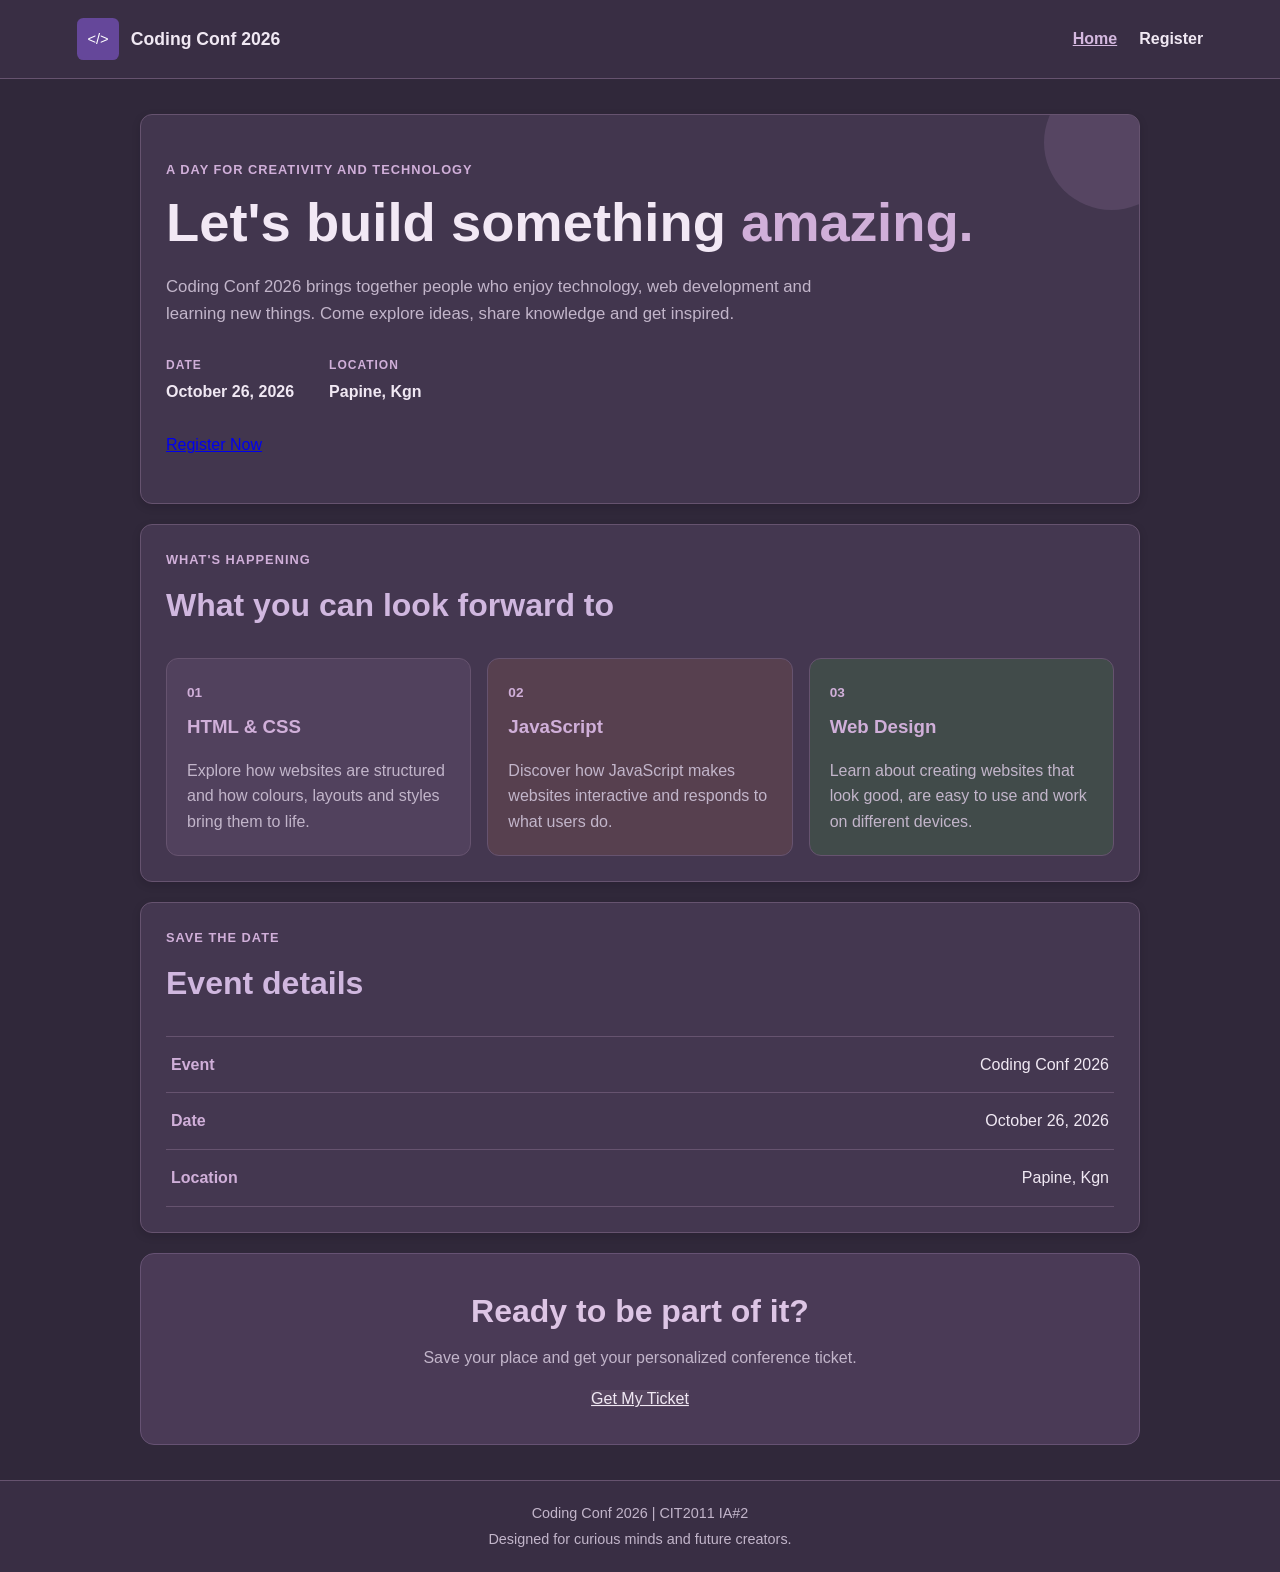
<file: index.html>
﻿<!DOCTYPE html>
<html lang="en">

<head>
    <meta charset="UTF-8">
    <meta name="viewport" content="width=device-width, initial-scale=1.0">
    <meta name="description" content="Join Coding Conf 2026 for a day of coding, creativity and technology.">
    <title>Coding Conf 2026 | Home</title>
    <link rel="stylesheet" href="css/style.css">
</head>

<body>

    <!-- Website header -->
    <header class="site-header">
        <a class="brand" href="index.html">
            <img src="assets/logo.svg" alt="Logo">
            <span>Coding Conf 2026</span>
        </a>

        <nav aria-label="Main navigation">
            <a href="index.html" aria-current="page">Home</a>
            <a href="login.html">Register</a>
        </nav>
    </header>

    <!-- Main page content -->
    <main>

        <!-- Welcome section -->
        <section class="hero panel">
            <p class="eyebrow">A day for creativity and technology</p>

            <h1>Let's build something <span>amazing.</span></h1>

            <p class="hero-description">
                Coding Conf 2026 brings together people who enjoy technology,
                web development and learning new things. Come explore ideas,
                share knowledge and get inspired.
            </p>

            <div class="event-info">
                <div>
                    <span class="info-label">DATE</span>
                    <strong>October 26, 2026</strong>
                </div>

                <div>
                    <span class="info-label">LOCATION</span>
                    <strong>Papine, Kgn</strong>
                </div>
            </div>

            <a class="button" href="login.html">Register Now</a>
        </section>

        <!-- Conference topics -->
        <section class="panel">
            <p class="eyebrow">What's happening</p>
            <h2>What you can look forward to</h2>

            <div class="topics">

                <article class="topic-card">
                    <span class="topic-number">01</span>
                    <h3>HTML & CSS</h3>
                    <p>
                        Explore how websites are structured and how colours,
                        layouts and styles bring them to life.
                    </p>
                </article>

                <article class="topic-card">
                    <span class="topic-number">02</span>
                    <h3>JavaScript</h3>
                    <p>
                        Discover how JavaScript makes websites interactive
                        and responds to what users do.
                    </p>
                </article>

                <article class="topic-card">
                    <span class="topic-number">03</span>
                    <h3>Web Design</h3>
                    <p>
                        Learn about creating websites that look good,
                        are easy to use and work on different devices.
                    </p>
                </article>

            </div>
        </section>

        <!-- Event details -->
        <section class="panel event-panel">
            <p class="eyebrow">Save the date</p>
            <h2>Event details</h2>

            <div class="details-table">
                <div class="detail-row">
                    <strong>Event</strong>
                    <span>Coding Conf 2026</span>
                </div>

                <div class="detail-row">
                    <strong>Date</strong>
                    <span>October 26, 2026</span>
                </div>

                <div class="detail-row">
                    <strong>Location</strong>
                    <span>Papine, Kgn</span>
                </div>
            </div>
        </section>

        <!-- Registration invitation -->
        <section class="closing-panel">
            <h2>Ready to be part of it?</h2>
            <p>Save your place and get your personalized conference ticket.</p>
            <a class="button button-light" href="login.html">Get My Ticket</a>
        </section>

    </main>

    <!-- Website footer -->
    <footer>
        <p>Coding Conf 2026 | CIT2011 IA#2</p>
        <p>Designed for curious minds and future creators.</p>
    </footer>

</body>
</html>
</file>
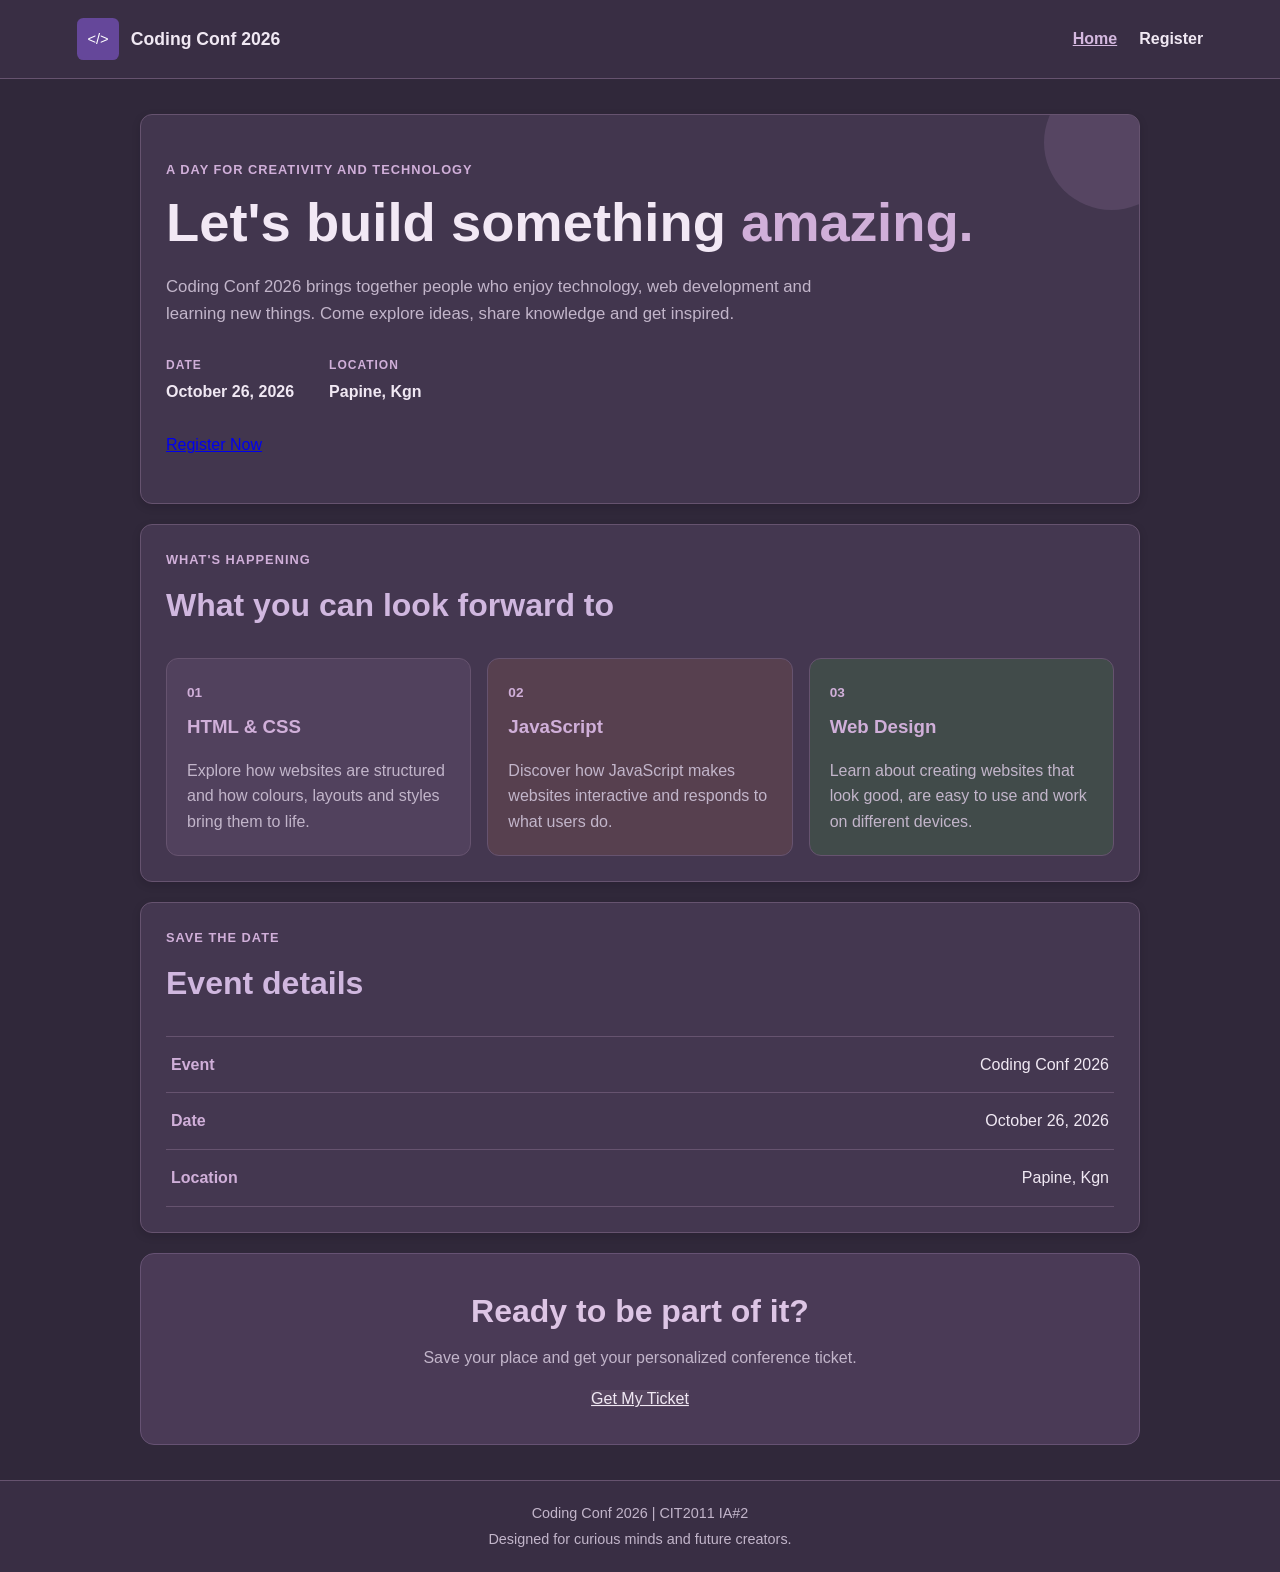
<file: HTML/index.html>
﻿<!DOCTYPE html>
<html lang="en">

<head>
    <meta charset="UTF-8">
    <meta name="viewport" content="width=device-width, initial-scale=1.0">
    <meta name="description" content="Join Coding Conf 2026 for a day of coding, creativity and technology.">
    <title>Coding Conf 2026 | Home</title>
    <link rel="stylesheet" href="../css/style.css">
</head>

<body>

    <!-- Website header -->
    <header class="site-header">
        <a class="brand" href="index.html">
            <img src="../assets/logo.svg" alt="Coding Conf logo">
            <span>Coding Conf 2026</span>
        </a>

        <nav aria-label="Main navigation">
            <a href="index.html" aria-current="page">Home</a>
            <a href="login.html">Register</a>
        </nav>
    </header>

    <!-- Main page content -->
    <main>

        <!-- Welcome section -->
        <section class="hero panel">
            <p class="eyebrow">A day for creativity and technology</p>

            <h1>Let's build something <span>amazing.</span></h1>

            <p class="hero-description">
                Coding Conf 2026 brings together people who enjoy technology,
                web development and learning new things. Come explore ideas,
                share knowledge and get inspired.
            </p>

            <div class="event-info">
                <div>
                    <span class="info-label">DATE</span>
                    <strong>October 26, 2026</strong>
                </div>

                <div>
                    <span class="info-label">LOCATION</span>
                    <strong>Papine, Kgn</strong>
                </div>
            </div>

            <a class="button" href="login.html">Register Now</a>
        </section>

        <!-- Conference topics -->
        <section class="panel">
            <p class="eyebrow">What's happening</p>
            <h2>What you can look forward to</h2>

            <div class="topics">

                <article class="topic-card">
                    <span class="topic-number">01</span>
                    <h3>HTML & CSS</h3>
                    <p>
                        Explore how websites are structured and how colours,
                        layouts and styles bring them to life.
                    </p>
                </article>

                <article class="topic-card">
                    <span class="topic-number">02</span>
                    <h3>JavaScript</h3>
                    <p>
                        Discover how JavaScript makes websites interactive
                        and responds to what users do.
                    </p>
                </article>

                <article class="topic-card">
                    <span class="topic-number">03</span>
                    <h3>Web Design</h3>
                    <p>
                        Learn about creating websites that look good,
                        are easy to use and work on different devices.
                    </p>
                </article>

            </div>
        </section>

        <!-- Event details -->
        <section class="panel event-panel">
            <p class="eyebrow">Save the date</p>
            <h2>Event details</h2>

            <div class="details-table">
                <div class="detail-row">
                    <strong>Event</strong>
                    <span>Coding Conf 2026</span>
                </div>

                <div class="detail-row">
                    <strong>Date</strong>
                    <span>October 26, 2026</span>
                </div>

                <div class="detail-row">
                    <strong>Location</strong>
                    <span>Papine, Kgn</span>
                </div>
            </div>
        </section>

        <!-- Registration invitation -->
        <section class="closing-panel">
            <h2>Ready to be part of it?</h2>
            <p>Save your place and get your personalized conference ticket.</p>
            <a class="button button-light" href="login.html">Get My Ticket</a>
        </section>

    </main>

    <!-- Website footer -->
    <footer>
        <p>Coding Conf 2026 | CIT2011 IA#2</p>
        <p>Designed for curious minds and future creators.</p>
    </footer>

</body>
</html>
</file>
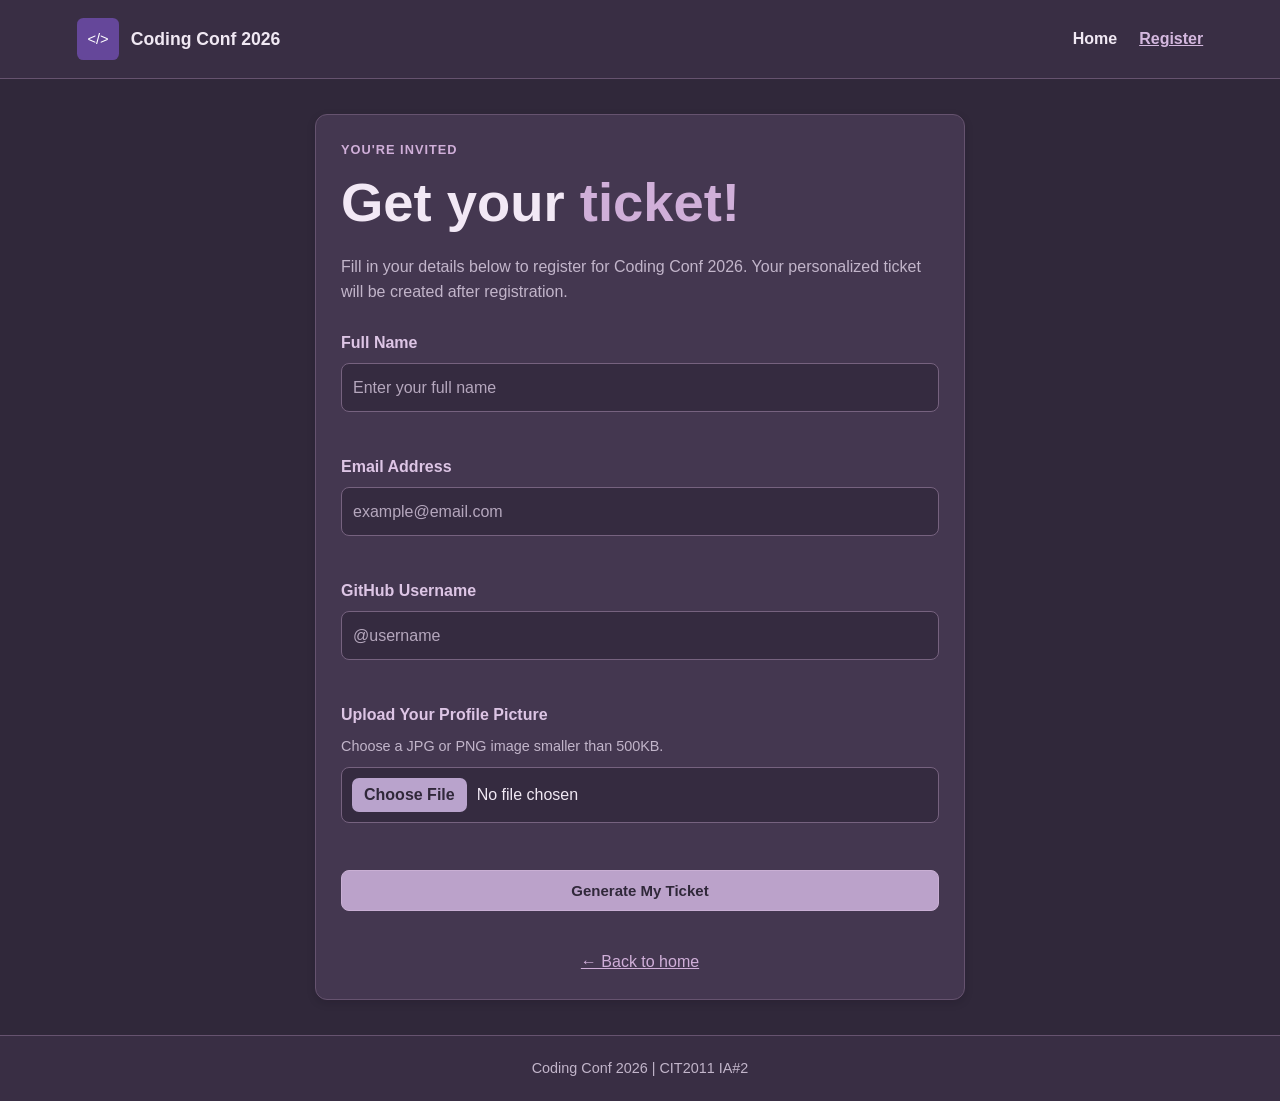
<file: login.html>
﻿<!DOCTYPE html>
<html lang="en">

<head>
    <meta charset="UTF-8">
    <meta name="viewport" content="width=device-width, initial-scale=1.0">
    <meta name="description" content="Register for Coding Conf 2026.">
    <title>Coding Conf 2026 | Registration</title>
    <link rel="stylesheet" href="css/style.css">
</head>

<body>

    <!-- Website header -->
    <header class="site-header">
        <a class="brand" href="index.html">
            <img src="./assets/logo.svg" alt="Coding Conf 2026 Logo">
            <span>Coding Conf 2026</span>
        </a>

        <nav aria-label="Main navigation">
            <a href="index.html">Home</a>
            <a href="login.html" aria-current="page">Register</a>
        </nav>
    </header>

    <!-- Registration page -->
    <main>

        <section class="panel form-panel">

            <p class="eyebrow">You're invited</p>

            <h1>Get your <span>ticket!</span></h1>

            <p class="form-intro">
                Fill in your details below to register for Coding Conf 2026.
                Your personalized ticket will be created after registration.
            </p>

            <!-- Registration form -->
            <form id="registrationForm" novalidate>

                <!-- Full name -->
                <div class="field">
                    <label for="fullName">Full Name</label>

                    <input type="text"
                           id="fullName"
                           name="fullName"
                           placeholder="Enter your full name"
                           autocomplete="name"
                           aria-describedby="nameError"
                           required>

                    <p class="error" id="nameError" aria-live="polite"></p>
                </div>

                <!-- Email address -->
                <div class="field">
                    <label for="email">Email Address</label>

                    <input type="email"
                           id="email"
                           name="email"
                           placeholder="example@email.com"
                           autocomplete="email"
                           aria-describedby="emailError"
                           required>

                    <p class="error" id="emailError" aria-live="polite"></p>
                </div>

                <!-- GitHub username -->
                <div class="field">
                    <label for="github">GitHub Username</label>

                    <input type="text"
                           id="github"
                           name="github"
                           placeholder="@username"
                           aria-describedby="githubError"
                           required>

                    <p class="error" id="githubError" aria-live="polite"></p>
                </div>

                <!-- Profile picture upload -->
                <div class="field">
                    <label for="avatar">Upload Your Profile Picture</label>

                    <p class="field-help">
                        Choose a JPG or PNG image smaller than 500KB.
                    </p>

                    <input type="file"
                           id="avatar"
                           name="avatar"
                           accept=".jpg,.jpeg,.png,image/jpeg,image/png"
                           aria-describedby="avatarError"
                           required>

                    <p class="error" id="avatarError" aria-live="polite"></p>
                </div>

                <!-- Submit button -->
                <button type="submit" class="button submit-button">
                    Generate My Ticket
                </button>

                <p class="error general-error" id="generalError" aria-live="polite"></p>

            </form>

            <p class="back-link">
                <a href="index.html">← Back to home</a>
            </p>

        </section>

    </main>

    <!-- Form validation JavaScript -->
    <script src="js/validation.js"></script>

    <!-- Website footer -->
    <footer>
        <p>Coding Conf 2026 | CIT2011 IA#2</p>
    </footer>

</body>
</html>
</file>
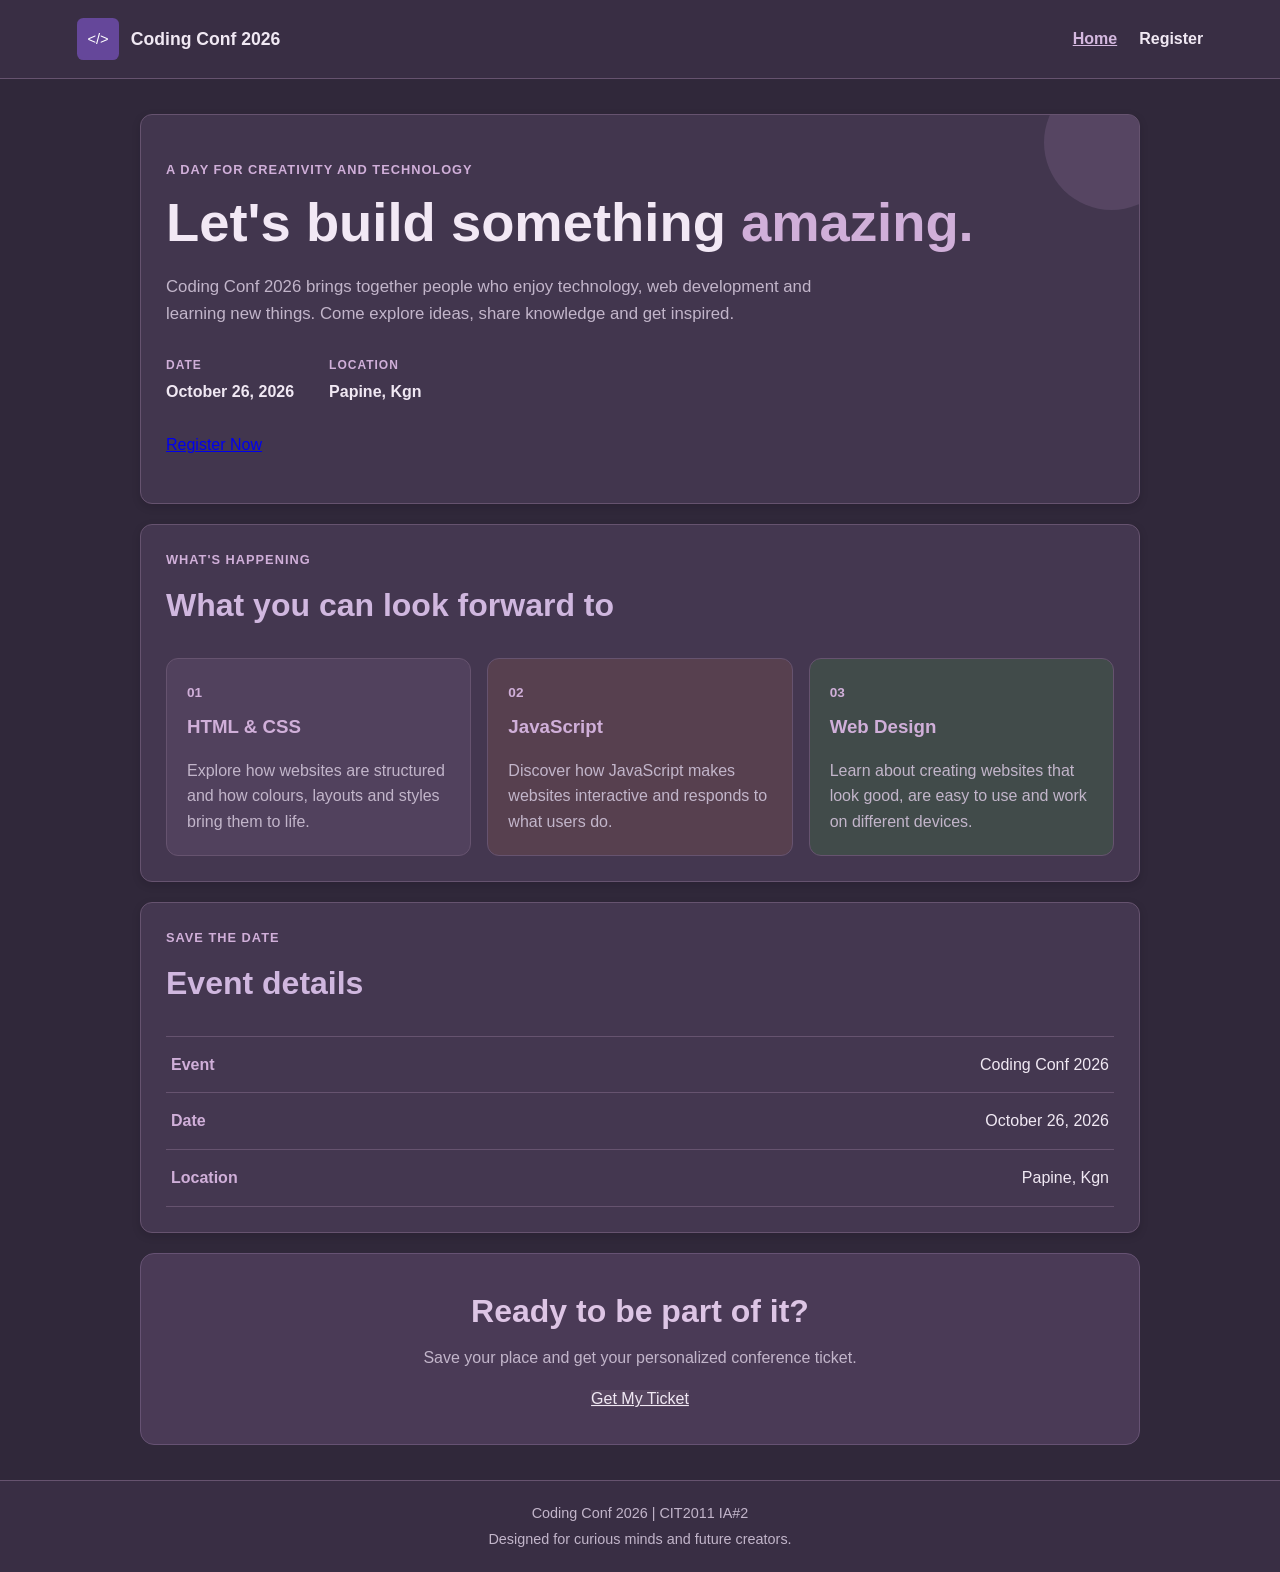
<file: ticket.html>
﻿<!DOCTYPE html>
<html lang="en">

<head>
    <meta charset="UTF-8">
    <meta name="viewport" content="width=device-width, initial-scale=1.0">
    <meta name="description" content="Your personalized Coding Conf 2026 ticket.">
    <title>Coding Conf 2026 | My Ticket</title>
    <link rel="stylesheet" href="css/style.css">
</head>

<body>

    <!-- Website header -->
    <header class="site-header">
        <a class="brand" href="index.html">
            <img src="assets/logo.svg" alt="Coding Conf 2026 Logo">
            <span>Coding Conf 2026</span>
        </a>

        <nav aria-label="Main navigation">
            <a href="index.html">Home</a>
            <a href="login.html">Register</a>
        </nav>
    </header>

    <!-- Ticket confirmation -->
    <main>

        <section class="panel confirmation">

            <p class="eyebrow">Registration complete</p>

            <h1 id="message">Your ticket is ready!</h1>

            <p class="confirmation-text">
                We're excited to have you at Coding Conf 2026.
                Keep your ticket details safe.
            </p>

            <!-- Personalized conference ticket -->
            <article class="ticket">

                <!-- Ticket heading -->
                <div class="ticket-top">

                    <div class="ticket-brand">
                        <img src="assets/logo.svg" alt="Logo">

                        <div>
                            <h2>Coding Conf</h2>
                            <p>October 26, 2026</p>
                            <p>Papine, Kgn</p>
                        </div>
                    </div>

                    <span class="ticket-tag">2026</span>

                </div>

                <!-- Attendee information -->
                <div class="attendee">

                    <img id="ticketAvatar"
                     src="assets/logo.svg"
                     alt="Your uploaded profile picture">

                    <div class="attendee-details">
                        <p class="attendee-label">ATTENDEE</p>
                        <h3 id="ticketName">Your Name</h3>

                        <a id="ticketGithub"
                           href="https://github.com/"
                           target="_blank"
                           rel="noopener noreferrer">
                            @username
                        </a>
                    </div>

                </div>

                <!-- Ticket number -->
                <div class="ticket-bottom">
                    <span>CODING CONF 2026</span>
                    <strong id="ticketNumber">#01609</strong>
                </div>

            </article>

            <a class="button" href="index.html">Back to Home</a>

        </section>

    </main>

    <!-- Ticket display JavaScript -->
    <script src="js/ticket.js"></script>

    <!-- Website footer -->
    <footer>
        <p>Coding Conf 2026 | CIT2011 IA#2</p>
    </footer>

</body>
</html>
</file>
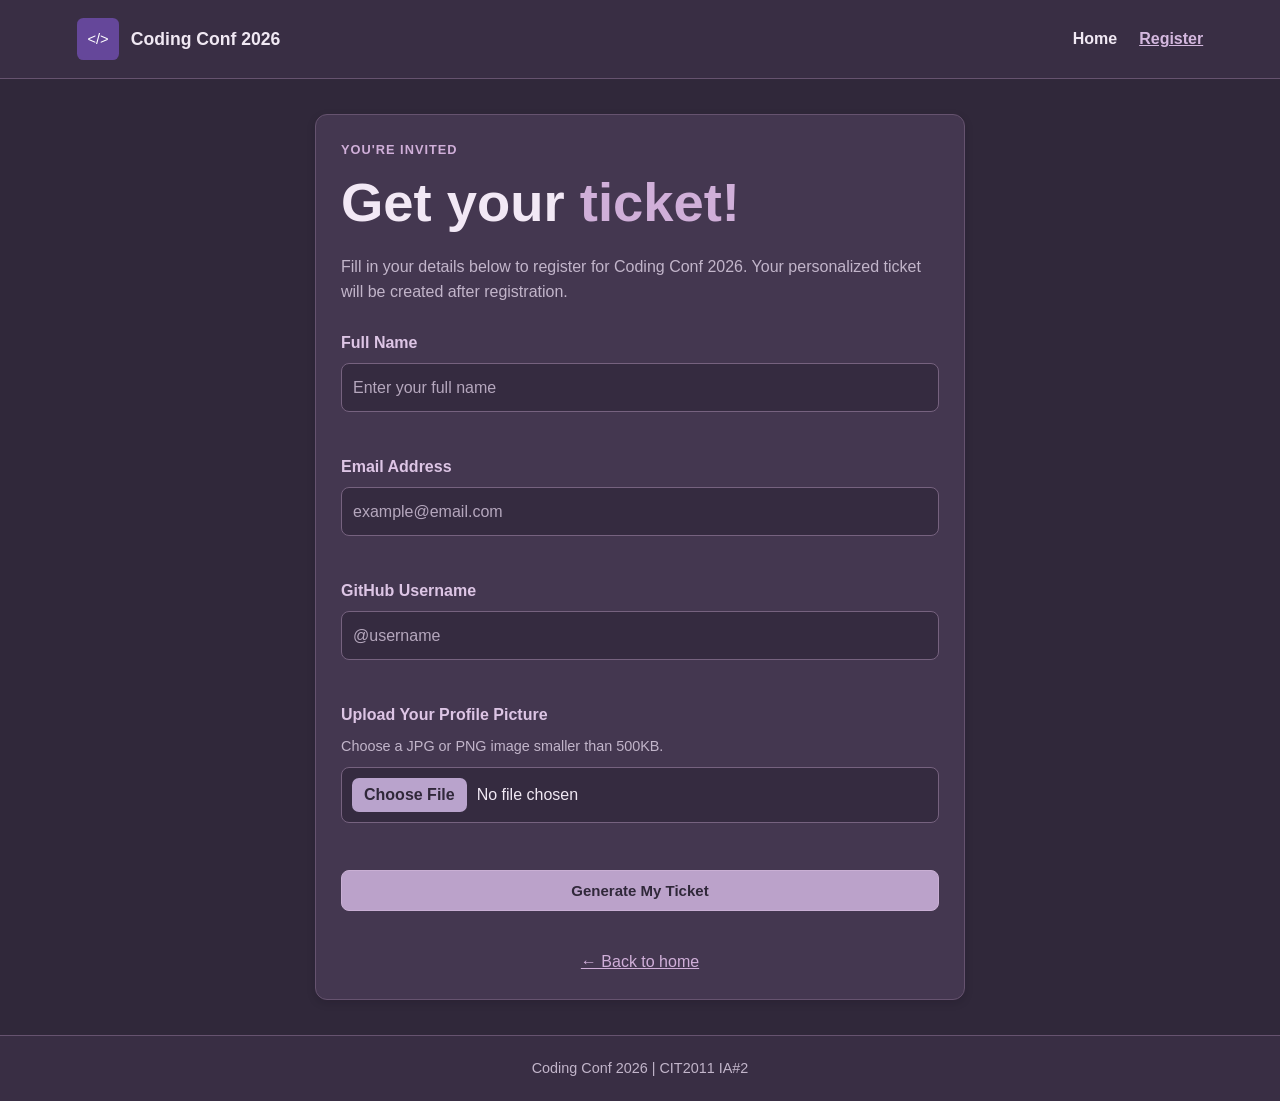
<file: HTML/login.html>
﻿<!DOCTYPE html>
<html lang="en">

<head>
    <meta charset="UTF-8">
    <meta name="viewport" content="width=device-width, initial-scale=1.0">
    <meta name="description" content="Register for Coding Conf 2026.">
    <title>Coding Conf 2026 | Registration</title>
    <link rel="stylesheet" href="../css/style.css">
</head>

<body>

    <!-- Website header -->
    <header class="site-header">
        <a class="brand" href="index.html">
            <img src="../assets/logo.svg" alt="Coding Conf logo">
            <span>Coding Conf 2026</span>
        </a>

        <nav aria-label="Main navigation">
            <a href="index.html">Home</a>
            <a href="login.html" aria-current="page">Register</a>
        </nav>
    </header>

    <!-- Registration page -->
    <main>

        <section class="panel form-panel">

            <p class="eyebrow">You're invited</p>

            <h1>Get your <span>ticket!</span></h1>

            <p class="form-intro">
                Fill in your details below to register for Coding Conf 2026.
                Your personalized ticket will be created after registration.
            </p>

            <!-- Registration form -->
            <form id="registrationForm" novalidate>

                <!-- Full name -->
                <div class="field">
                    <label for="fullName">Full Name</label>

                    <input type="text"
                           id="fullName"
                           name="fullName"
                           placeholder="Enter your full name"
                           autocomplete="name"
                           aria-describedby="nameError"
                           required>

                    <p class="error" id="nameError" aria-live="polite"></p>
                </div>

                <!-- Email address -->
                <div class="field">
                    <label for="email">Email Address</label>

                    <input type="email"
                           id="email"
                           name="email"
                           placeholder="example@email.com"
                           autocomplete="email"
                           aria-describedby="emailError"
                           required>

                    <p class="error" id="emailError" aria-live="polite"></p>
                </div>

                <!-- GitHub username -->
                <div class="field">
                    <label for="github">GitHub Username</label>

                    <input type="text"
                           id="github"
                           name="github"
                           placeholder="@username"
                           aria-describedby="githubError"
                           required>

                    <p class="error" id="githubError" aria-live="polite"></p>
                </div>

                <!-- Profile picture upload -->
                <div class="field">
                    <label for="avatar">Upload Your Profile Picture</label>

                    <p class="field-help">
                        Choose a JPG or PNG image smaller than 500KB.
                    </p>

                    <input type="file"
                           id="avatar"
                           name="avatar"
                           accept=".jpg,.jpeg,.png,image/jpeg,image/png"
                           aria-describedby="avatarError"
                           required>

                    <p class="error" id="avatarError" aria-live="polite"></p>
                </div>

                <!-- Submit button -->
                <button type="submit" class="button submit-button">
                    Generate My Ticket
                </button>

                <p class="error general-error" id="generalError" aria-live="polite"></p>

            </form>

            <p class="back-link">
                <a href="index.html">← Back to home</a>
            </p>

        </section>

    </main>

    <!-- Form validation JavaScript -->
    <script src="../js/validation.js"></script>

    <!-- Website footer -->
    <footer>
        <p>Coding Conf 2026 | CIT2011 IA#2</p>
    </footer>

</body>
</html>
</file>
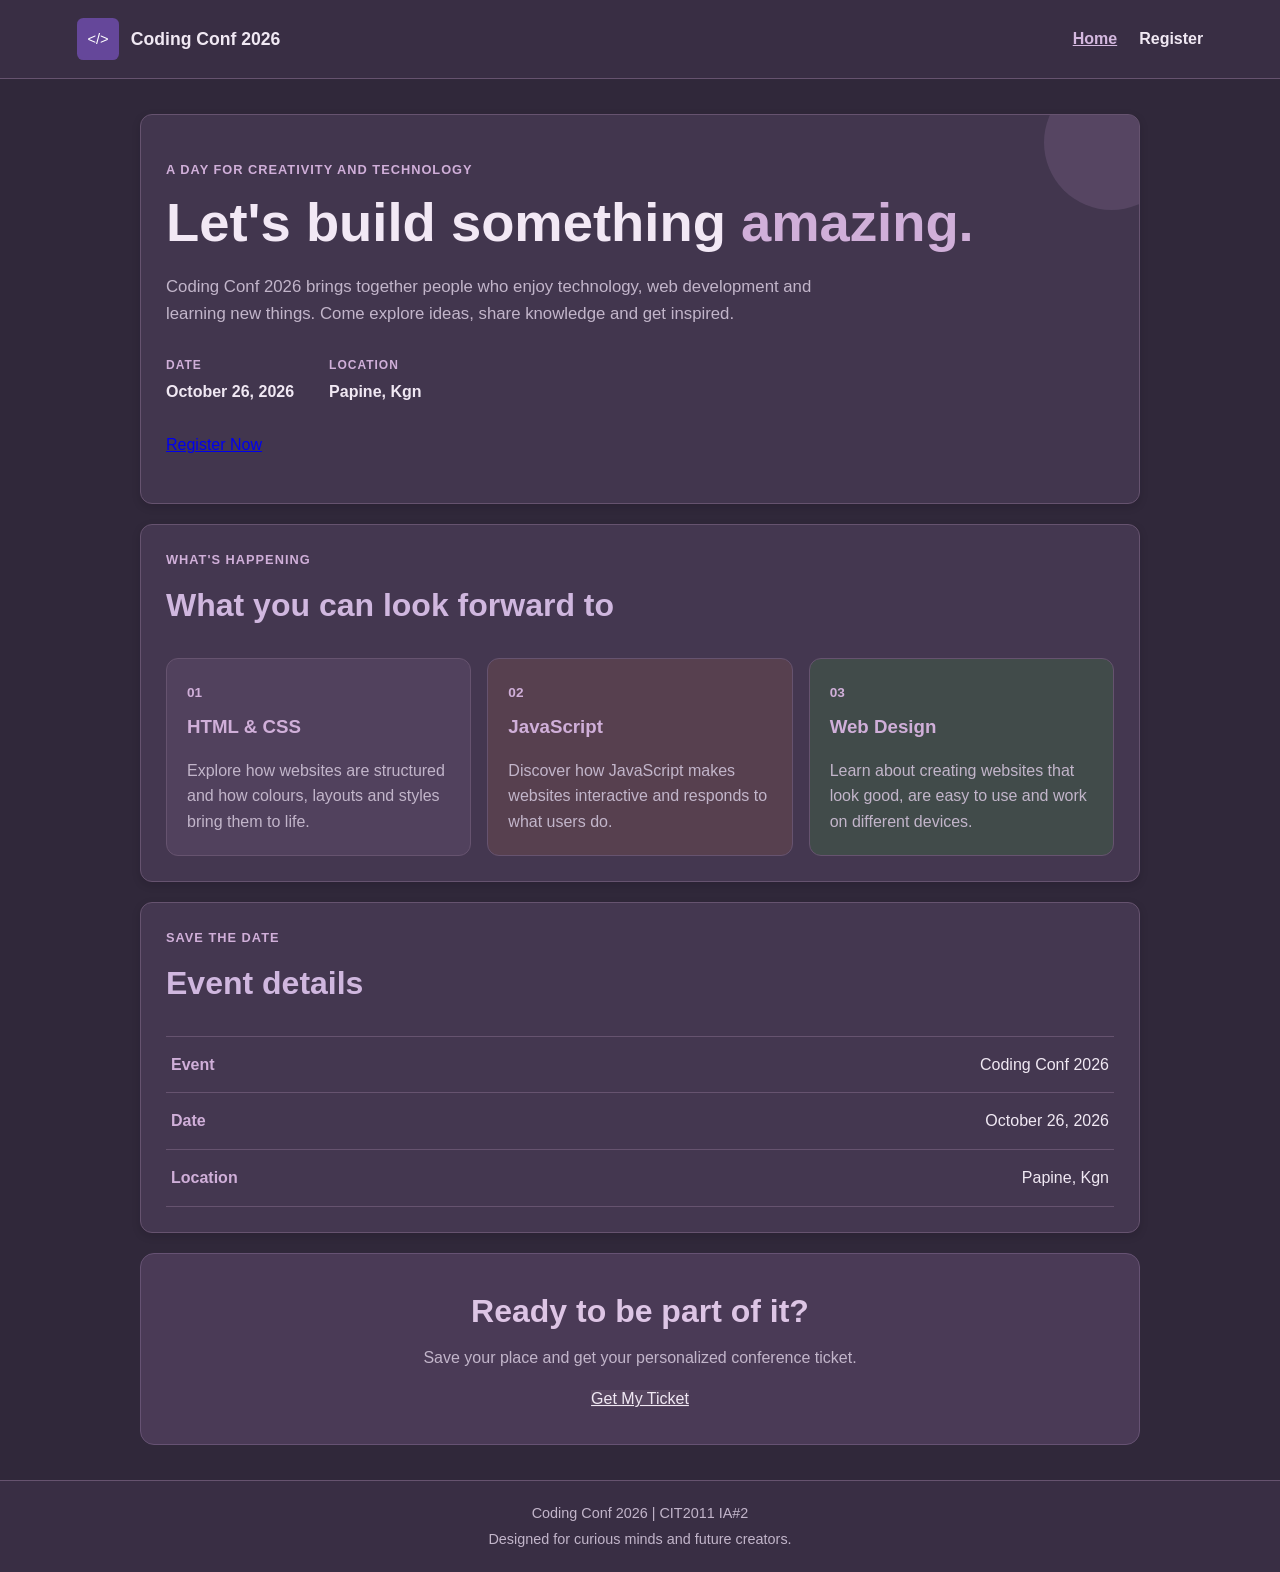
<file: HTML/ticket.html>
﻿<!DOCTYPE html>
<html lang="en">

<head>
    <meta charset="UTF-8">
    <meta name="viewport" content="width=device-width, initial-scale=1.0">
    <meta name="description" content="Your personalized Coding Conf 2026 ticket.">
    <title>Coding Conf 2026 | My Ticket</title>
    <link rel="stylesheet" href="../css/style.css">
</head>

<body>

    <!-- Website header -->
    <header class="site-header">
        <a class="brand" href="index.html">
            <img src="../assets/logo.svg" alt="Coding Conf logo">
            <span>Coding Conf 2026</span>
        </a>

        <nav aria-label="Main navigation">
            <a href="index.html">Home</a>
            <a href="login.html">Register</a>
        </nav>
    </header>

    <!-- Ticket confirmation -->
    <main>

        <section class="panel confirmation">

            <p class="eyebrow">Registration complete</p>

            <h1 id="message">Your ticket is ready!</h1>

            <p class="confirmation-text">
                We're excited to have you at Coding Conf 2026.
                Keep your ticket details safe.
            </p>

            <!-- Personalized conference ticket -->
            <article class="ticket">

                <!-- Ticket heading -->
                <div class="ticket-top">

                    <div class="ticket-brand">
                        <img src="../assets/logo.svg" alt="Coding Conf logo">

                        <div>
                            <h2>Coding Conf</h2>
                            <p>October 26, 2026</p>
                            <p>Papine, Kgn</p>
                        </div>
                    </div>

                    <span class="ticket-tag">2026</span>

                </div>

                <!-- Attendee information -->
                <div class="attendee">

                    <img id="ticketAvatar"
                         src="../assets/logo.svg"
                         alt="Your uploaded profile picture">

                    <div class="attendee-details">
                        <p class="attendee-label">ATTENDEE</p>
                        <h3 id="ticketName">Your Name</h3>

                        <a id="ticketGithub"
                           href="https://github.com/"
                           target="_blank"
                           rel="noopener noreferrer">
                            @username
                        </a>
                    </div>

                </div>

                <!-- Ticket number -->
                <div class="ticket-bottom">
                    <span>CODING CONF 2026</span>
                    <strong id="ticketNumber">#01609</strong>
                </div>

            </article>

            <a class="button" href="index.html">Back to Home</a>

        </section>

    </main>

    <!-- Ticket display JavaScript -->
    <script src="../js/ticket.js"></script>

    <!-- Website footer -->
    <footer>
        <p>Coding Conf 2026 | CIT2011 IA#2</p>
    </footer>

</body>
</html>
</file>
<file: css/style.css>
﻿/* Dejahnae Fairclough - Coding Conf 2026 stylesheet */

/* Main website colours */
:root {
    --background: #30283a;
    --background-light: #3b3047;
    --panel: #443750;
    --pink: #c6a6c9;
    --light-pink: #55445e;
    --lavender: #b9a3cc;
    --cream: #e4d9e8;
    --white: #f5edf7;
    --text: #f0e8f3;
    --muted: #c2b5ca;
    --error: #e6a0b0;
    --border: #66536f;
    --sage: #aeb9ad;
}

/* Apply consistent sizing */
* {
    box-sizing: border-box;
}

/* Main page background */
body {
    font-family: Arial, Helvetica, sans-serif;
    background-color: var(--background);
    color: var(--text);
    margin: 0;
    padding: 0;
    line-height: 1.6;
}

/* Header */
.site-header {
    display: flex;
    align-items: center;
    justify-content: space-between;
    gap: 20px;
    padding: 18px 6%;
    border-bottom: 1px solid var(--border);
    background-color: #392e44;
}

/* Website logo and name */
.brand {
    display: flex;
    align-items: center;
    gap: 12px;
    color: var(--text);
    text-decoration: none;
    font-weight: bold;
    font-size: 1.1rem;
}

.brand img {
    width: 42px;
    height: 42px;
    object-fit: contain;
}

/* Navigation */
nav {
    display: flex;
    gap: 22px;
}

nav a {
    color: var(--text);
    text-decoration: none;
    font-weight: bold;
}

nav a:hover,
nav a[aria-current="page"] {
    color: #d4b8df;
    text-decoration: underline;
}

/* Main content area */
main {
    width: min(92%, 1000px);
    margin: 35px auto;
}

/* General panels */
.panel {
    background-color: var(--panel);
    border: 1px solid var(--border);
    border-radius: 12px;
    padding: 25px;
    margin-bottom: 20px;
    box-shadow: 0 3px 8px rgba(15, 8, 22, 0.15);
}

/* Small section labels */
.eyebrow {
    margin: 0 0 10px;
    color: #d0afd9;
    font-size: 0.8rem;
    font-weight: bold;
    letter-spacing: 1px;
    text-transform: uppercase;
}

/* Main headings */
h1,
h2,
h3,
p {
    overflow-wrap: anywhere;
}

h1 {
    margin: 0 0 18px;
    font-size: clamp(2rem, 5vw, 3.4rem);
    line-height: 1.2;
    color: #f2e8f5;
}

h1 span {
    color: #d0afd9;
}

h2 {
    margin-top: 0;
    color: #d0b7df;
    font-size: clamp(1.5rem, 3vw, 2rem);
}

h3 {
    color: #d0afd9;
}

/* Welcome section */
.hero {
    position: relative;
    padding-top: 45px;
    padding-bottom: 45px;
    overflow: hidden;
    background-color: #42364e;
}

.hero::after {
    content: "";
    position: absolute;
    width: 135px;
    height: 135px;
    right: -40px;
    top: -40px;
    border-radius: 50%;
    background-color: #665273;
    opacity: 0.55;
    pointer-events: none;
}

.hero-description {
    max-width: 650px;
    color: var(--muted);
    font-size: 1.05rem;
}

/* Event information */
.event-info {
    display: flex;
    flex-wrap: wrap;
    gap: 35px;
    margin: 28px 0;
}

.event-info div {
    display: flex;
    flex-direction: column;
    gap: 4px;
}

.info-label {
    color: #d0afd9;
    font-size: 0.75rem;
    font-weight: bold;
    letter-spacing: 1px;
}

.event-info strong {
    color: var(--text);
}

/* Buttons */
button,
.btn {
    display: inline-block;
    background-color: #bba2ca;
    color: #30283a;
    border: 1px solid #c9afd4;
    border-radius: 8px;
    padding: 11px 20px;
    font-size: 15px;
    font-weight: bold;
    cursor: pointer;
    text-decoration: none;
}

button:hover,
.btn:hover {
    background-color: #d0b7df;
    border-color: #d8c1e2;
}

.button-light {
    background-color: #574660;
    color: var(--text);
    border-color: var(--border);
}

/* Conference topic cards */
.topics {
    display: grid;
    grid-template-columns: repeat(3, minmax(0, 1fr));
    gap: 16px;
}

.topic-card {
    padding: 20px;
    border: 1px solid var(--border);
    border-radius: 12px;
    background-color: #51415d;
}

.topic-card:nth-child(2) {
    background-color: #57404f;
}

.topic-card:nth-child(3) {
    background-color: #414b4a;
}

.topic-card:hover {
    border-color: #c9afd4;
}

.topic-number {
    display: inline-block;
    margin-bottom: 8px;
    color: #d0afd9;
    font-size: 0.85rem;
    font-weight: bold;
}

.topic-card h3 {
    margin: 0 0 8px;
}

.topic-card p {
    margin-bottom: 0;
    color: var(--muted);
}

/* Event details */
.details-table {
    border-top: 1px solid var(--border);
}

.detail-row {
    display: flex;
    justify-content: space-between;
    gap: 15px;
    padding: 15px 5px;
    border-bottom: 1px solid var(--border);
}

.detail-row strong {
    color: #d0afd9;
}

.detail-row span {
    color: var(--text);
    text-align: right;
}

/* Closing invitation */
.closing-panel {
    padding: 32px 20px;
    margin-bottom: 28px;
    border: 1px solid #665273;
    border-radius: 14px;
    text-align: center;
    color: var(--text);
    background-color: #4a3a56;
}

.closing-panel h2 {
    margin-bottom: 8px;
    color: #ddc5e5;
}

.closing-panel p {
    margin-top: 0;
    color: var(--muted);
}

/* Registration form panel */
.form-panel {
    max-width: 650px;
    margin: 0 auto 28px;
}

.form-intro {
    margin-bottom: 25px;
    color: var(--muted);
}

/* Form fields */
.field {
    margin-bottom: 20px;
}

label {
    display: block;
    margin-bottom: 7px;
    color: #ddc5e5;
    font-weight: bold;
}

.field-help {
    margin: 0 0 9px;
    color: var(--muted);
    font-size: 0.9rem;
}

/* Text and file inputs */
input {
    width: 100%;
    min-height: 45px;
    padding: 11px;
    border: 1px solid #76627f;
    border-radius: 8px;
    background-color: #352b40;
    color: var(--text);
    font: inherit;
}

input:focus {
    outline: 2px solid #b9a3cc;
    border-color: #c9afd4;
}

input::placeholder {
    color: #b5a7bd;
}

input[type="file"] {
    padding: 10px;
}

input[type="file"]::file-selector-button {
    padding: 8px 12px;
    margin-right: 10px;
    border: 0;
    border-radius: 7px;
    background-color: #b9a3cc;
    color: #30283a;
    font-weight: bold;
    cursor: pointer;
}

/* Form button */
.submit-button {
    width: 100%;
    margin-top: 5px;
}

/* Error messages */
.error {
    min-height: 1.2em;
    margin: 5px 0 0;
    color: var(--error);
    font-size: 0.88rem;
}

.general-error {
    text-align: center;
}

.back-link {
    margin-bottom: 0;
    text-align: center;
}

.back-link a {
    color: #d0afd9;
}

/* Ticket confirmation */
.confirmation {
    text-align: center;
}

.confirmation-text {
    color: var(--muted);
}

/* Ticket design */
.ticket {
    position: relative;
    max-width: 600px;
    margin: 32px auto;
    padding: 25px;
    overflow: hidden;
    border: 2px dashed #b9a3cc;
    border-radius: 15px;
    color: var(--text);
    text-align: left;
    background-color: #51415d;
    box-shadow: 0 3px 10px rgba(15, 8, 22, 0.2);
}

/* Ticket heading */
.ticket-top {
    display: flex;
    align-items: flex-start;
    justify-content: space-between;
    gap: 15px;
    padding-bottom: 20px;
    border-bottom: 1px dashed #b9a3cc;
}

.ticket-brand {
    display: flex;
    align-items: center;
    gap: 14px;
}

.ticket-brand img {
    width: 55px;
    height: 55px;
    object-fit: contain;
}

.ticket-brand h2 {
    margin: 0;
    color: #e4d1ec;
    font-size: 1.5rem;
}

.ticket-brand p {
    margin: 2px 0;
    color: #d0afd9;
    font-size: 0.9rem;
}

.ticket-tag {
    padding: 6px 12px;
    border: 1px solid #806c8b;
    border-radius: 20px;
    background-color: #62516c;
    color: #eadcf0;
    font-size: 0.8rem;
    font-weight: bold;
}

/* Attendee information */
.attendee {
    display: flex;
    align-items: center;
    gap: 18px;
    padding: 25px 0;
}

.attendee img {
    width: 95px;
    height: 95px;
    flex-shrink: 0;
    border: 3px solid #b9a3cc;
    border-radius: 12px;
    object-fit: cover;
}

.attendee-label {
    margin: 0;
    color: #d0afd9;
    font-size: 0.75rem;
    font-weight: bold;
    letter-spacing: 1px;
}

.attendee-details h3 {
    margin: 4px 0;
    color: #f2e8f5;
    font-size: 1.35rem;
}

.attendee-details a {
    color: #ddc5e5;
    overflow-wrap: anywhere;
}

/* Ticket number */
.ticket-bottom {
    display: flex;
    align-items: center;
    justify-content: space-between;
    gap: 10px;
    padding-top: 15px;
    border-top: 1px dashed #b9a3cc;
    color: var(--muted);
    font-size: 0.8rem;
    letter-spacing: 1px;
}

.ticket-bottom strong {
    color: #e4d1ec;
    font-size: 1.15rem;
}

/* Footer */
footer {
    padding: 18px 15px;
    border-top: 1px solid var(--border);
    color: var(--muted);
    text-align: center;
    background-color: #392e44;
}

footer p {
    margin: 3px 0;
    font-size: 0.9rem;
}

/* Visible keyboard focus */
:is(a, button, input):focus-visible {
    outline: 3px solid #c9afd4;
    outline-offset: 3px;
}

/* Responsive layout for tablets and phones */
@media (max-width: 700px) {

    .site-header {
        flex-direction: column;
        padding: 18px;
    }

    nav {
        justify-content: center;
        flex-wrap: wrap;
    }

    .topics {
        grid-template-columns: 1fr;
    }

    main {
        margin-top: 25px;
    }

    .event-info {
        gap: 20px;
    }
}

/* Smaller mobile screens */
@media (max-width: 420px) {

    .brand {
        font-size: 1rem;
    }

    .panel {
        padding: 20px;
    }

    .detail-row {
        flex-direction: column;
        gap: 3px;
    }

    .detail-row span {
        text-align: left;
    }

    .ticket {
        padding: 17px;
    }

    .ticket-brand {
        gap: 8px;
    }

    .ticket-brand img {
        width: 42px;
        height: 42px;
    }

    .ticket-brand h2 {
        font-size: 1.2rem;
    }

    .attendee {
        gap: 12px;
    }

    .attendee img {
        width: 75px;
        height: 75px;
    }
}

/* Respect users who prefer reduced motion */
@media (prefers-reduced-motion: reduce) {

    *,
    *::before,
    *::after {
        scroll-behavior: auto !important;
        transition-duration: 0.01ms !important;
        animation-duration: 0.01ms !important;
    }
}
</file>
